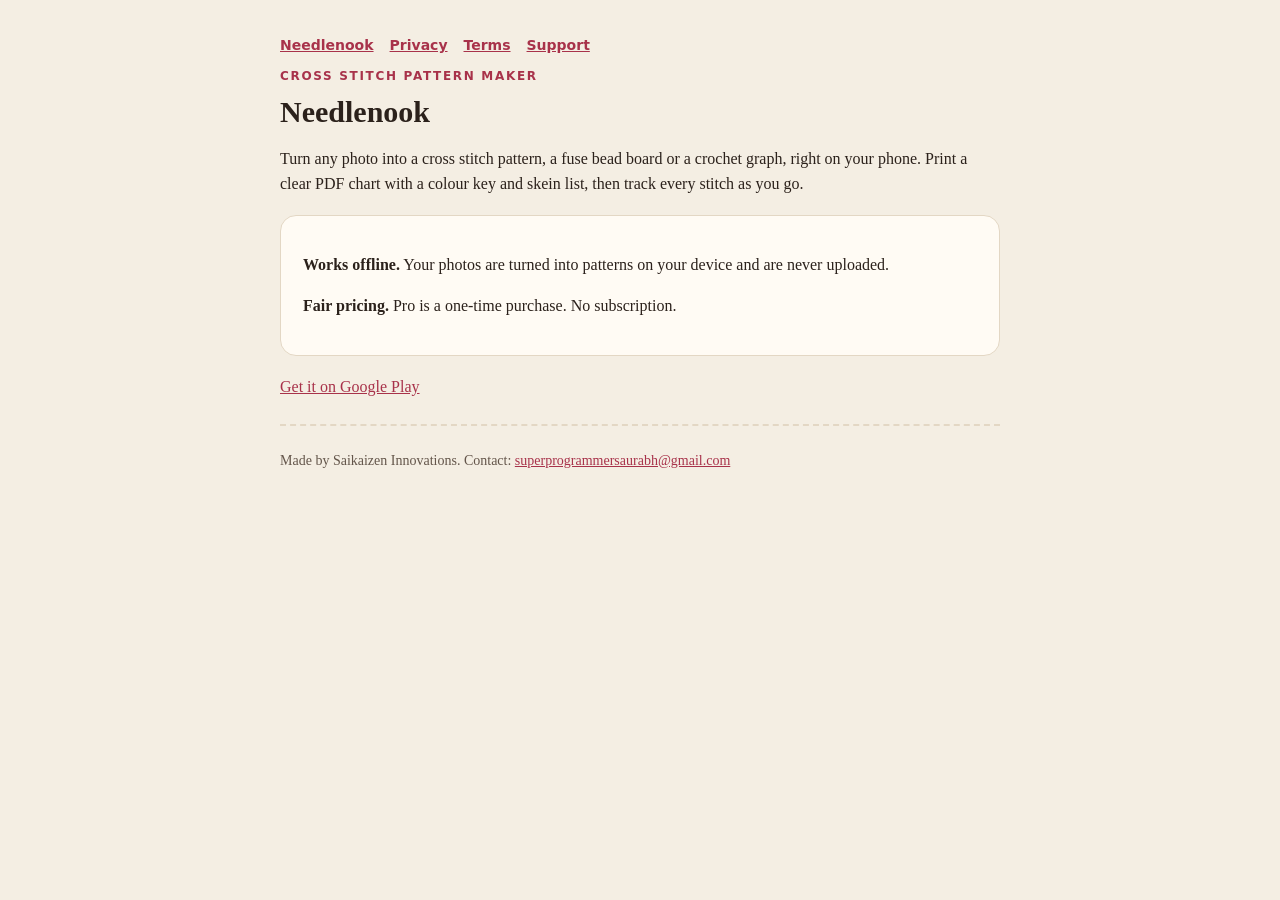
<file: index.html>
<!doctype html><html lang="en"><head><meta charset="utf-8"><meta name="viewport" content="width=device-width,initial-scale=1"><title>Needlenook: Cross Stitch Maker</title><link rel="stylesheet" href="style.css"></head><body><main><nav><a href="index.html">Needlenook</a><a href="privacy.html">Privacy</a><a href="terms.html">Terms</a><a href="support.html">Support</a></nav>
<p class="eyebrow">Cross stitch pattern maker</p><h1>Needlenook</h1>
<p>Turn any photo into a cross stitch pattern, a fuse bead board or a crochet graph, right on your phone. Print a clear PDF chart with a colour key and skein list, then track every stitch as you go.</p>
<div class="card"><p><strong>Works offline.</strong> Your photos are turned into patterns on your device and are never uploaded.</p><p><strong>Fair pricing.</strong> Pro is a one-time purchase. No subscription.</p></div>
<p><a href="https://play.google.com/store/apps/details?id=com.saikaizen.stitchpattern">Get it on Google Play</a></p>
<div class="seam"></div><p class="soft">Made by Saikaizen Innovations. Contact: <a href="mailto:superprogrammersaurabh@gmail.com">superprogrammersaurabh@gmail.com</a></p>
</main></body></html>
</file>
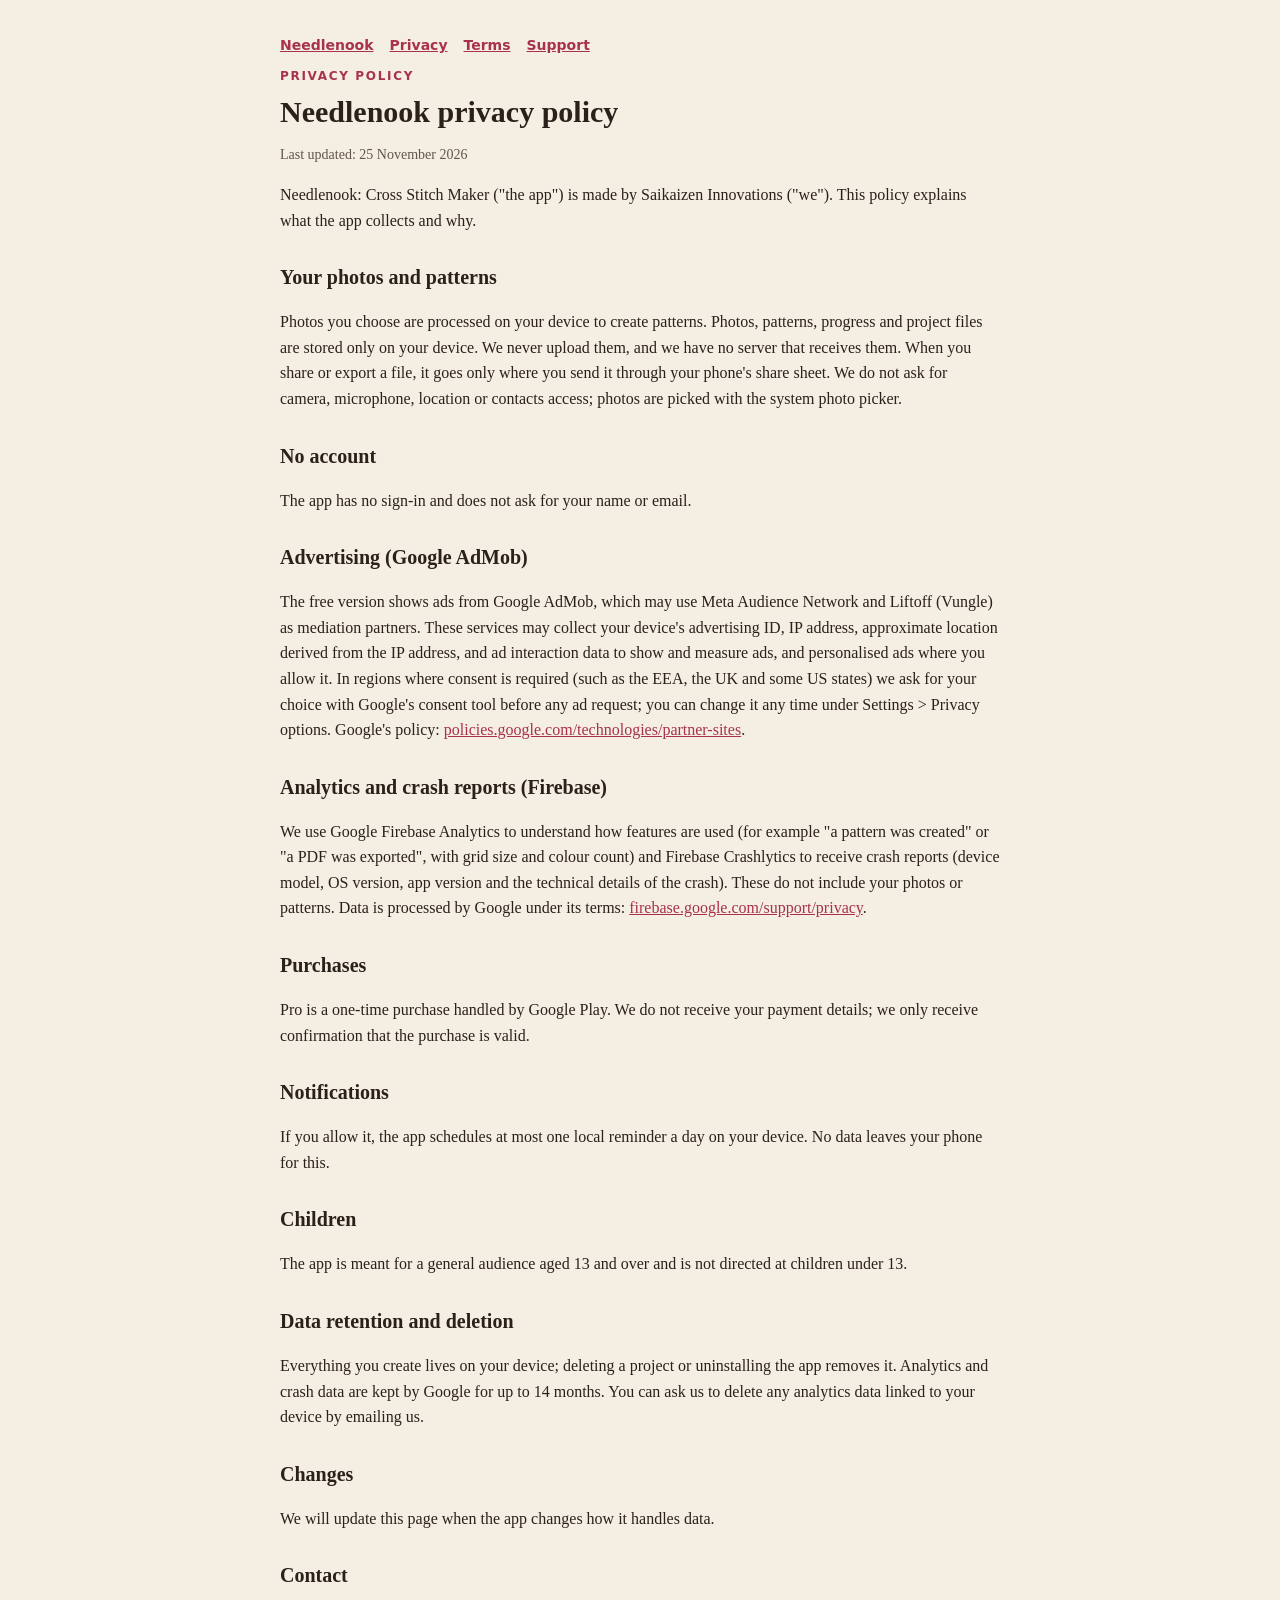
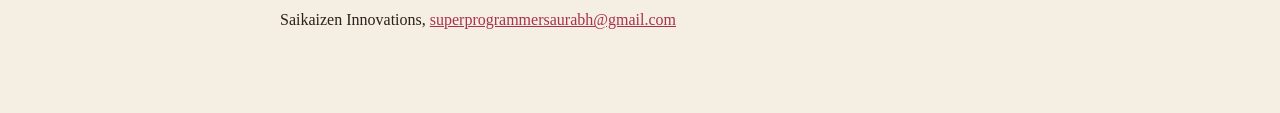
<file: privacy.html>
<!doctype html><html lang="en"><head><meta charset="utf-8"><meta name="viewport" content="width=device-width,initial-scale=1"><title>Privacy Policy - Needlenook</title><link rel="stylesheet" href="style.css"></head><body><main><nav><a href="index.html">Needlenook</a><a href="privacy.html">Privacy</a><a href="terms.html">Terms</a><a href="support.html">Support</a></nav>
<p class="eyebrow">Privacy policy</p><h1>Needlenook privacy policy</h1><p class="soft">Last updated: 25 November 2026</p>
<p>Needlenook: Cross Stitch Maker ("the app") is made by Saikaizen Innovations ("we"). This policy explains what the app collects and why.</p>
<h2>Your photos and patterns</h2><p>Photos you choose are processed on your device to create patterns. Photos, patterns, progress and project files are stored only on your device. We never upload them, and we have no server that receives them. When you share or export a file, it goes only where you send it through your phone's share sheet. We do not ask for camera, microphone, location or contacts access; photos are picked with the system photo picker.</p>
<h2>No account</h2><p>The app has no sign-in and does not ask for your name or email.</p>
<h2>Advertising (Google AdMob)</h2><p>The free version shows ads from Google AdMob, which may use Meta Audience Network and Liftoff (Vungle) as mediation partners. These services may collect your device's advertising ID, IP address, approximate location derived from the IP address, and ad interaction data to show and measure ads, and personalised ads where you allow it. In regions where consent is required (such as the EEA, the UK and some US states) we ask for your choice with Google's consent tool before any ad request; you can change it any time under Settings &gt; Privacy options. Google's policy: <a href="https://policies.google.com/technologies/partner-sites">policies.google.com/technologies/partner-sites</a>.</p>
<h2>Analytics and crash reports (Firebase)</h2><p>We use Google Firebase Analytics to understand how features are used (for example "a pattern was created" or "a PDF was exported", with grid size and colour count) and Firebase Crashlytics to receive crash reports (device model, OS version, app version and the technical details of the crash). These do not include your photos or patterns. Data is processed by Google under its terms: <a href="https://firebase.google.com/support/privacy">firebase.google.com/support/privacy</a>.</p>
<h2>Purchases</h2><p>Pro is a one-time purchase handled by Google Play. We do not receive your payment details; we only receive confirmation that the purchase is valid.</p>
<h2>Notifications</h2><p>If you allow it, the app schedules at most one local reminder a day on your device. No data leaves your phone for this.</p>
<h2>Children</h2><p>The app is meant for a general audience aged 13 and over and is not directed at children under 13.</p>
<h2>Data retention and deletion</h2><p>Everything you create lives on your device; deleting a project or uninstalling the app removes it. Analytics and crash data are kept by Google for up to 14 months. You can ask us to delete any analytics data linked to your device by emailing us.</p>
<h2>Changes</h2><p>We will update this page when the app changes how it handles data.</p>
<h2>Contact</h2><p>Saikaizen Innovations, <a href="mailto:superprogrammersaurabh@gmail.com">superprogrammersaurabh@gmail.com</a></p>
</main></body></html>
</file>
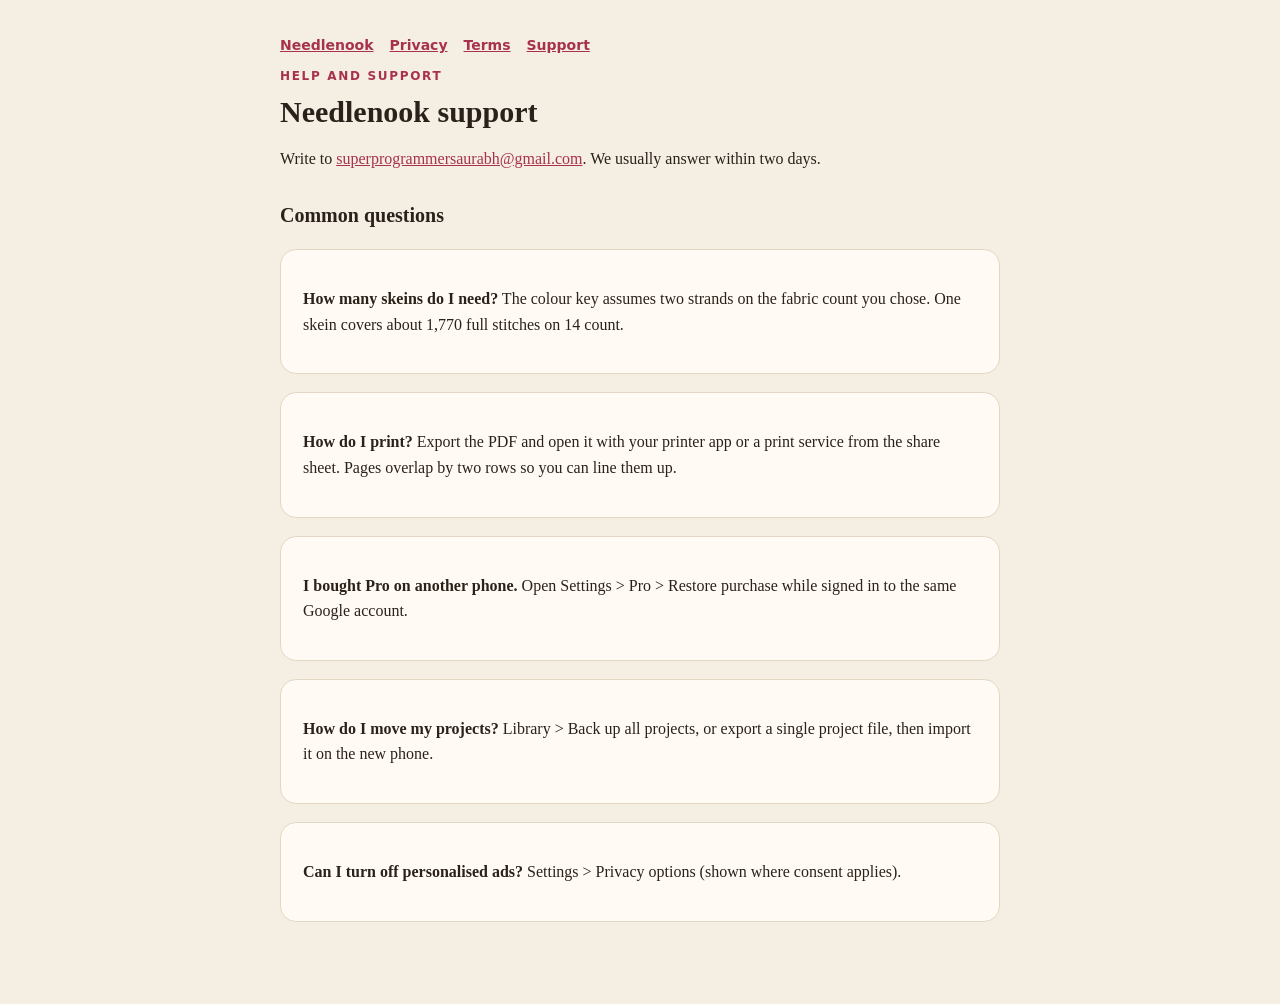
<file: support.html>
<!doctype html><html lang="en"><head><meta charset="utf-8"><meta name="viewport" content="width=device-width,initial-scale=1"><title>Support - Needlenook</title><link rel="stylesheet" href="style.css"></head><body><main><nav><a href="index.html">Needlenook</a><a href="privacy.html">Privacy</a><a href="terms.html">Terms</a><a href="support.html">Support</a></nav>
<p class="eyebrow">Help and support</p><h1>Needlenook support</h1>
<p>Write to <a href="mailto:superprogrammersaurabh@gmail.com">superprogrammersaurabh@gmail.com</a>. We usually answer within two days.</p>
<h2>Common questions</h2>
<div class="card"><p><strong>How many skeins do I need?</strong> The colour key assumes two strands on the fabric count you chose. One skein covers about 1,770 full stitches on 14 count.</p></div>
<div class="card"><p><strong>How do I print?</strong> Export the PDF and open it with your printer app or a print service from the share sheet. Pages overlap by two rows so you can line them up.</p></div>
<div class="card"><p><strong>I bought Pro on another phone.</strong> Open Settings &gt; Pro &gt; Restore purchase while signed in to the same Google account.</p></div>
<div class="card"><p><strong>How do I move my projects?</strong> Library &gt; Back up all projects, or export a single project file, then import it on the new phone.</p></div>
<div class="card"><p><strong>Can I turn off personalised ads?</strong> Settings &gt; Privacy options (shown where consent applies).</p></div>
</main></body></html>
</file>
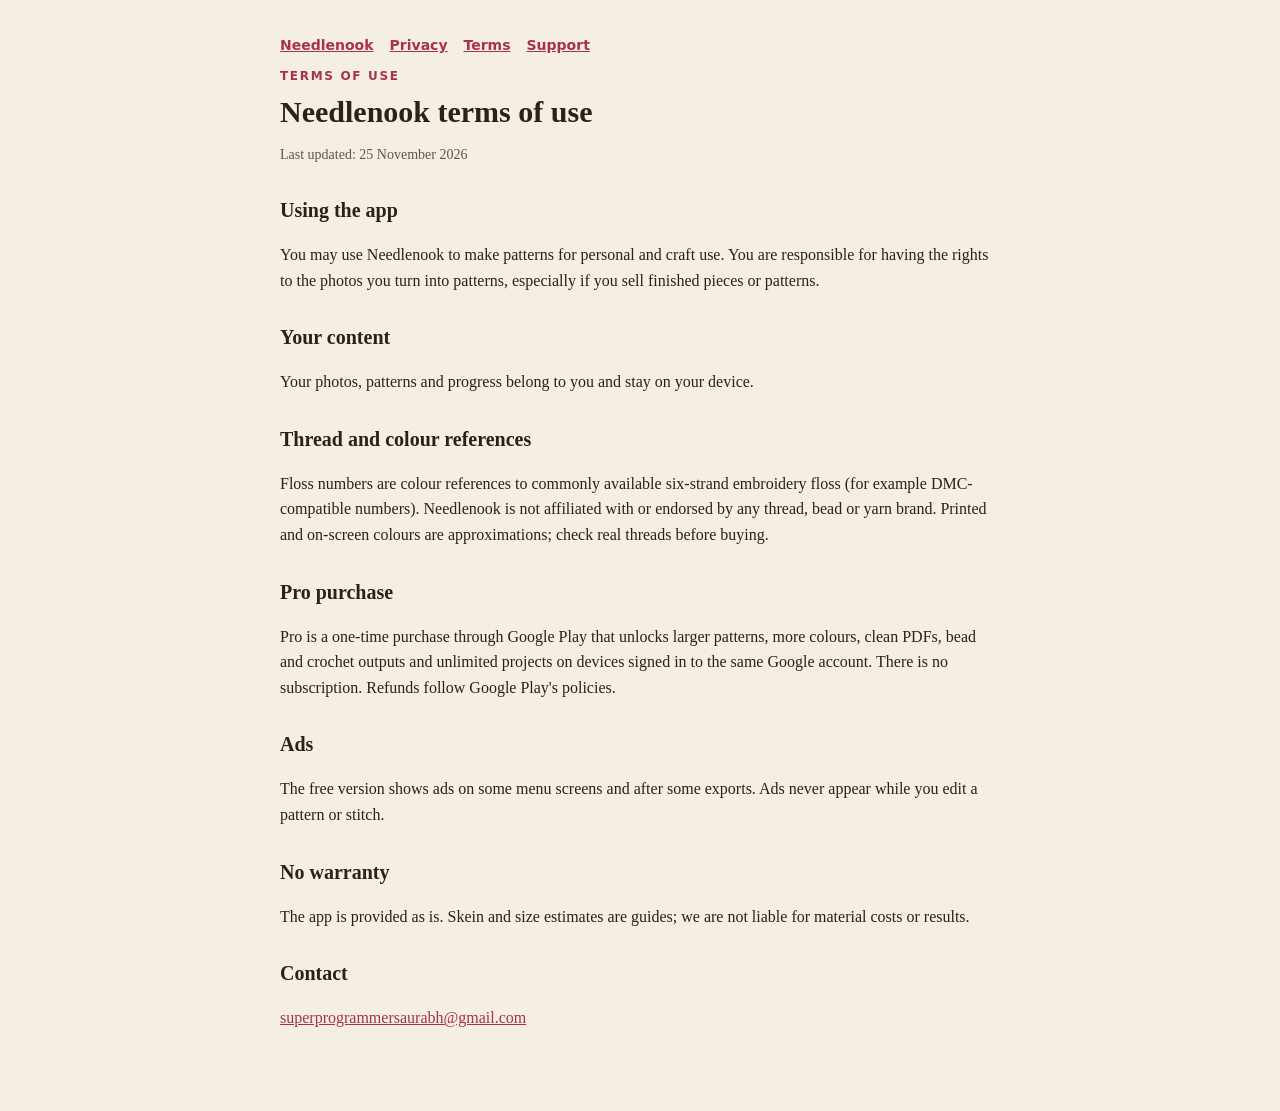
<file: terms.html>
<!doctype html><html lang="en"><head><meta charset="utf-8"><meta name="viewport" content="width=device-width,initial-scale=1"><title>Terms of Use - Needlenook</title><link rel="stylesheet" href="style.css"></head><body><main><nav><a href="index.html">Needlenook</a><a href="privacy.html">Privacy</a><a href="terms.html">Terms</a><a href="support.html">Support</a></nav>
<p class="eyebrow">Terms of use</p><h1>Needlenook terms of use</h1><p class="soft">Last updated: 25 November 2026</p>
<h2>Using the app</h2><p>You may use Needlenook to make patterns for personal and craft use. You are responsible for having the rights to the photos you turn into patterns, especially if you sell finished pieces or patterns.</p>
<h2>Your content</h2><p>Your photos, patterns and progress belong to you and stay on your device.</p>
<h2>Thread and colour references</h2><p>Floss numbers are colour references to commonly available six-strand embroidery floss (for example DMC-compatible numbers). Needlenook is not affiliated with or endorsed by any thread, bead or yarn brand. Printed and on-screen colours are approximations; check real threads before buying.</p>
<h2>Pro purchase</h2><p>Pro is a one-time purchase through Google Play that unlocks larger patterns, more colours, clean PDFs, bead and crochet outputs and unlimited projects on devices signed in to the same Google account. There is no subscription. Refunds follow Google Play's policies.</p>
<h2>Ads</h2><p>The free version shows ads on some menu screens and after some exports. Ads never appear while you edit a pattern or stitch.</p>
<h2>No warranty</h2><p>The app is provided as is. Skein and size estimates are guides; we are not liable for material costs or results.</p>
<h2>Contact</h2><p><a href="mailto:superprogrammersaurabh@gmail.com">superprogrammersaurabh@gmail.com</a></p>
</main></body></html>
</file>
<file: style.css>
:root{--bg:#F4EEE3;--card:#FFFBF4;--ink:#2B211B;--soft:#63554A;--accent:#A8324A;--rule:#E3D7C4}
@media (prefers-color-scheme:dark){:root{--bg:#1C1714;--card:#26201B;--ink:#F3EBDF;--soft:#CBBFAF;--accent:#F08EA0;--rule:#3A322B}}
*{box-sizing:border-box}body{margin:0;background:var(--bg);color:var(--ink);font:16px/1.6 Georgia,"Times New Roman",serif}
main{max-width:760px;margin:0 auto;padding:32px 20px 64px}h1{font-size:30px;line-height:1.2;margin:8px 0 4px}h2{font-size:20px;margin:28px 0 6px}
.eyebrow{font:600 12px/1 system-ui,sans-serif;letter-spacing:.14em;text-transform:uppercase;color:var(--accent)}
.card{background:var(--card);border:1px solid var(--rule);border-radius:16px;padding:20px 22px;margin:18px 0}
p,li{color:var(--ink)}.soft{color:var(--soft);font-size:14px}a{color:var(--accent)}nav a{margin-right:16px;font:600 14px system-ui,sans-serif}
.seam{border-top:2px dashed var(--rule);margin:24px 0}
</file>
